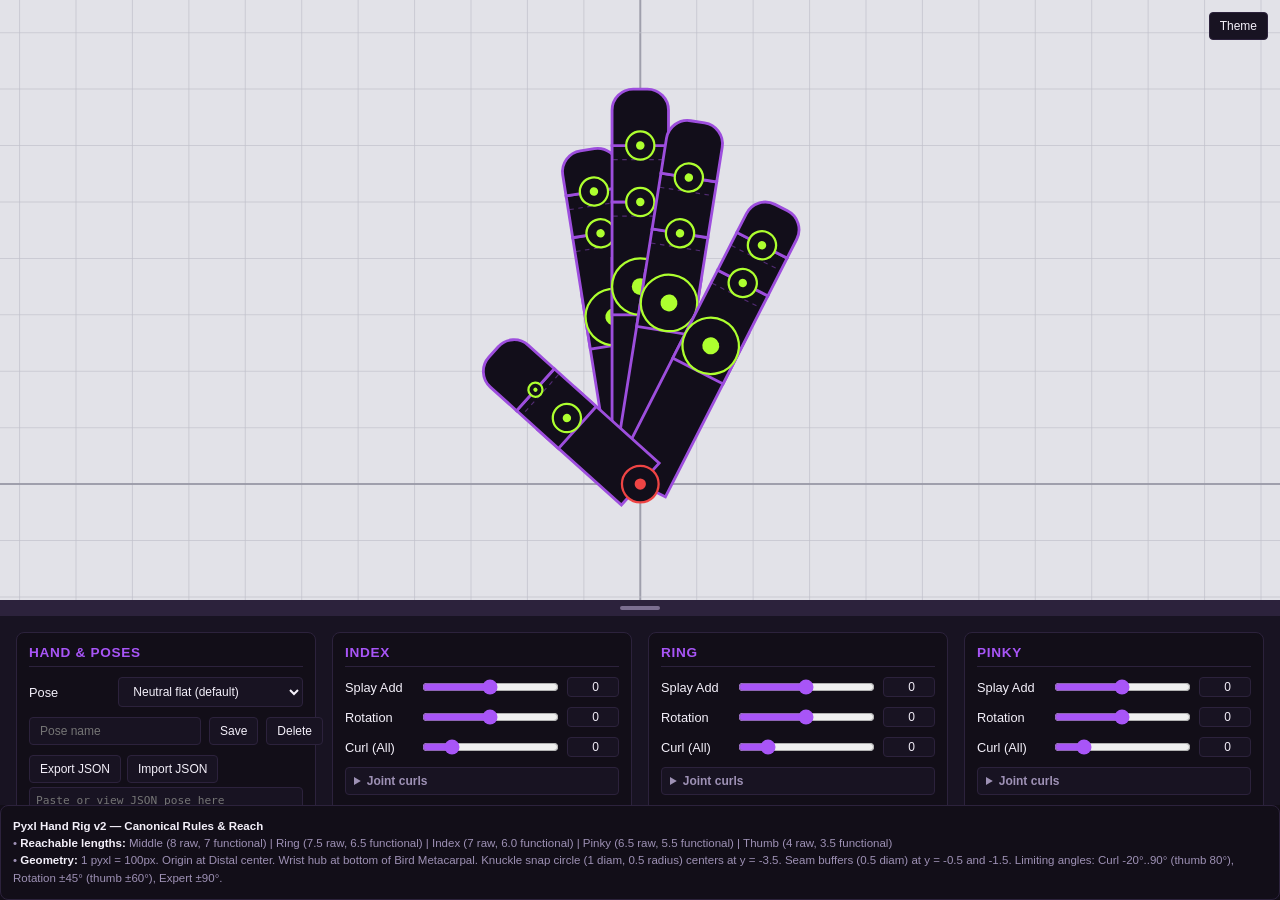
<file: pyxl-hand-v2.html>
<!DOCTYPE html>
<html lang="en">
<head>
<meta charset="UTF-8">
<meta name="viewport" content="width=device-width, initial-scale=1.0">
<title>Pyxl Hand Rig v2</title>
<style>
:root {
  --bg: #120e18;
  --bg-stage: #e2e2e8;
  --panel: #181322;
  --border: #2c223c;
  --border-light: #413259;
  --fg: #f4f0fa;
  --fg-muted: #9e91b5;
  --accent: #a855f7;
  --accent-hover: #c084fc;
  --accent-subtle: rgba(168, 85, 247, 0.16);
  --bone-stroke: #9d4edd;
  --bone-fill: #120e1a;
  --buff-stroke: rgba(157, 78, 221, 0.45);
  --box-stroke: #adff2f;
  --sock-stroke: #adff2f;
  --sock-fill: #120e1a;
  --plug-fill: #adff2f;
  --grid-unit: #c2c2cc;
  --axis-stroke: #9898a6;
  --wrist-stroke: #ef4444;
  --wrist-fill: #ef4444;
}

[data-theme="light"] {
  --bg: #f6f3fa;
  --bg-stage: #e8e2f0;
  --panel: #ffffff;
  --border: #d4c9e4;
  --border-light: #e4dcf0;
  --fg: #191224;
  --fg-muted: #6e6182;
  --accent: #8b25e0;
  --accent-hover: #731bc4;
  --accent-subtle: rgba(139, 37, 224, 0.12);
  --bone-stroke: #8b25e0;
  --bone-fill: #1a1424;
  --buff-stroke: rgba(110, 97, 130, 0.45);
  --box-stroke: #65a30d;
  --sock-stroke: #4d7c0f;
  --sock-fill: #1a1424;
  --plug-fill: #65a30d;
  --grid-75: #bfbfbf;
  --gt-stroke: rgba(191, 191, 191, 0.65);
  --gq-stroke: rgba(191, 191, 191, 0.45);
  --axis-stroke: #bfbfbf;
  --wrist-stroke: #dc2626;
  --wrist-fill: #dc2626;
}

* { box-sizing: border-box; margin: 0; padding: 0; }
body {
  font-family: -apple-system, BlinkMacSystemFont, "Segoe UI", Roboto, Helvetica, Arial, sans-serif;
  background: var(--bg);
  color: var(--fg);
  height: 100vh;
  display: flex;
  flex-direction: column;
  overflow: hidden;
  user-select: none;
}

#stage {
  height: 66.667%;
  background: var(--bg-stage);
  position: relative;
  overflow: hidden;
  display: flex;
  align-items: center;
  justify-content: center;
}

#s {
  width: 100%;
  height: 100%;
  touch-action: none;
  cursor: grab;
}
#s:active { cursor: grabbing; }

#split {
  height: 16px;
  background: var(--border);
  cursor: ns-resize;
  display: flex;
  align-items: center;
  justify-content: center;
  position: relative;
  z-index: 20;
  transition: background 0.15s;
}
#split:hover { background: var(--accent); }
#split::after {
  content: "";
  width: 40px;
  height: 4px;
  background: var(--fg-muted);
  border-radius: 2px;
  opacity: 0.7;
}

#c {
  flex: 1;
  background: var(--panel);
  overflow-y: auto;
  padding: 16px;
  display: grid;
  grid-template-columns: repeat(auto-fit, minmax(250px, 1fr));
  gap: 16px;
  align-content: start;
}

.c-group {
  background: var(--bg);
  border: 1px solid var(--border);
  border-radius: 8px;
  padding: 12px;
  display: flex;
  flex-direction: column;
  gap: 10px;
}
.c-group h3 {
  font-size: 0.85rem;
  text-transform: uppercase;
  letter-spacing: 0.05em;
  color: var(--accent);
  display: flex;
  align-items: center;
  justify-content: space-between;
  border-bottom: 1px solid var(--border);
  padding-bottom: 6px;
}

.row {
  display: flex;
  align-items: center;
  gap: 8px;
  font-size: 0.8rem;
}
.row label {
  flex: 1;
  color: var(--fg);
  white-space: nowrap;
}
.row input[type="range"] {
  flex: 2;
  accent-color: var(--accent);
}
.row input[type="number"] {
  width: 52px;
  padding: 2px 4px;
  background: var(--panel);
  border: 1px solid var(--border);
  color: var(--fg);
  border-radius: 4px;
  font-size: 0.75rem;
  text-align: right;
}

.btn-row {
  display: flex;
  flex-wrap: wrap;
  gap: 6px;
}
button, select, input[type="text"] {
  font-family: inherit;
  font-size: 0.75rem;
  background: var(--panel);
  color: var(--fg);
  border: 1px solid var(--border);
  border-radius: 4px;
  padding: 6px 10px;
  cursor: pointer;
  transition: all 0.15s;
}
button:hover {
  border-color: var(--accent);
  background: var(--accent-subtle);
}
button.primary {
  background: var(--accent);
  color: #fff;
  border-color: var(--accent);
}
button.primary:hover { background: var(--accent-hover); }

textarea {
  width: 100%;
  height: 60px;
  background: var(--panel);
  color: var(--fg);
  border: 1px solid var(--border);
  border-radius: 4px;
  font-family: monospace;
  font-size: 0.7rem;
  padding: 6px;
  resize: vertical;
}

details {
  border: 1px solid var(--border);
  border-radius: 4px;
  padding: 6px 8px;
  background: var(--panel);
}
details summary {
  cursor: pointer;
  font-size: 0.75rem;
  font-weight: 600;
  color: var(--fg-muted);
}
details[open] summary { margin-bottom: 8px; color: var(--accent); }

#rd {
  grid-column: 1 / -1;
  background: var(--bg);
  border: 1px solid var(--border);
  border-radius: 8px;
  padding: 12px;
  font-size: 0.72rem;
  color: var(--fg-muted);
  line-height: 1.5;
}
#rd strong { color: var(--fg); }

/* SVG Canvas Elements */
.bone {
  stroke: var(--bone-stroke);
  stroke-width: 0.05;
  fill: var(--bone-fill);
}
.buff {
  stroke: var(--buff-stroke);
  stroke-width: 0.02;
  stroke-dasharray: 0.08, 0.08;
  fill: none;
}
.box {
  stroke: var(--box-stroke);
  stroke-width: 0.03;
  stroke-dasharray: 0.1, 0.1;
  fill: none;
}
.sock {
  stroke: var(--sock-stroke);
  stroke-width: 0.04;
  fill: var(--sock-fill);
}
.plug {
  fill: var(--plug-fill);
}
.wrist-sock {
  stroke: var(--wrist-stroke);
  stroke-width: 0.04;
  fill: var(--bone-fill);
}
.wrist-plug {
  fill: var(--wrist-fill);
}
.g-unit {
  stroke: var(--grid-unit);
  stroke-width: 0.018;
  opacity: 0.7;
}
.gt,
.gq {
  display: none;
}
.axis {
  stroke: var(--axis-stroke);
  stroke-width: 0.035;
  opacity: 0.9;
}
.hit {
  fill: transparent;
  stroke: transparent;
  pointer-events: all;
  cursor: grab;
}
.hit:hover {
  stroke: var(--accent);
  stroke-width: 0.03;
  stroke-dasharray: 0.08, 0.08;
}
[data-theme-btn] {
  position: absolute;
  top: 12px;
  right: 12px;
  z-index: 30;
  background: var(--panel);
  border: 1px solid var(--border);
}
</style>
</head>
<body>

<div id="stage">
  <button id="themeToggle" data-theme-btn>Theme</button>
  <svg id="s" xmlns="http://www.w3.org/2000/svg">
    <g id="grid"></g>
    <g id="hand"></g>
  </svg>
</div>

<div id="split" title="Drag to resize / Double-click to reset (66.67%)"></div>

<div id="c">
  <!-- Generated dynamically in script -->
</div>

<div id="rd">
  <!-- Populated with spec notes verbatim -->
</div>

<script>
(function() {
  const STORAGE_KEY = '***';
  const BONES = {
    middle: [4, 2, 1, 1],
    ring:   [3.75, 1.75, 1, 1],
    index:  [3.5, 2, 0.75, 0.75],
    pinky:  [3.25, 1.75, 0.75, 0.75],
    thumb:  [2, 1, 1]
  };
  const SUM = { middle: 8, ring: 7.5, index: 7, pinky: 6.5, thumb: 4 };
  const KN  = { middle: 1, ring: 1, index: 1, pinky: 1, thumb: 0.5 };
  const LIM = { thumb: -120, index: -30, middle: 0, ring: 30, pinky: 90 };
  const R = Math.PI / 180;
  const FINGERS = ['index', 'middle', 'ring', 'pinky', 'thumb'];
  const CTRL_FINGERS = ['index', 'ring', 'pinky', 'thumb', 'middle'];

  function norm(a) { return ((a + 540) % 360) - 180; }
  function clamp(v, lo, hi) { return Math.min(hi, Math.max(lo, v)); }
  function cRange(d, exp) { return exp ? [-90, 90] : (d === 'thumb' ? [-20, 80] : [-20, 90]); }
  function rRange(d, exp) { return exp ? [-90, 90] : (d === 'thumb' ? [-60, 60] : [-45, 45]); }
  function A(d, st) {
    const extra = d === 'thumb' ? st.thumb : (d === 'middle' ? 0 : (st.fs[d] || 0));
    return (LIM[d] * clamp(st.splay + extra, -100, 100)) / 100 + st.tilt + (st.rot[d] || 0);
  }
  function wid(d, wscale) { return wscale && d !== 'thumb' ? (SUM[d] - KN[d]) / 7 : 1; }
  function reach(d, o) { return SUM[d] - (o > 0 ? KN[d] : 0); }

  function def() {
    return {
      expert: false,
      splay: 30,
      thumb: 10,
      fs: { index: 0, ring: 0, pinky: 0 },
      wrist: 0,
      tilt: 0,
      o: 0.5,
      wscale: false,
      boxes: false,
      cj: {
        thumb: [0, 0, 0],
        index: [0, 0, 0],
        middle: [0, 0, 0],
        ring: [0, 0, 0],
        pinky: [0, 0, 0]
      },
      rot: { thumb: 0, index: 0, middle: 0, ring: 0, pinky: 0 }
    };
  }

  let state = def();
  let drag = null;
  let cachedCTM = null;
  let rafPending = false;
  let gridDirty = true;
  let viewFrozen = false;
  let cachedW = 10;
  let curViewBox = { x: -5, y: -9, w: 10, h: 10 };

  const svg = document.getElementById('s');
  const gGrid = document.getElementById('grid');
  const gHand = document.getElementById('hand');
  const stage = document.getElementById('stage');
  const split = document.getElementById('split');
  const cPanel = document.getElementById('c');
  const rd = document.getElementById('rd');

  function num(v) { return Number(v) || 0; }
  function clean(raw) {
    if (!raw) return {};
    const res = {};
    if (raw.splay !== undefined) res.splay = clamp(num(raw.splay), -100, 100);
    if (raw.thumb !== undefined) res.thumb = clamp(num(raw.thumb), -100, 100);
    if (raw.wrist !== undefined) res.wrist = norm(num(raw.wrist));
    if (raw.tilt !== undefined) res.tilt = clamp(num(raw.tilt), -30, 30);
    if (raw.o !== undefined) res.o = num(raw.o) > 0 ? 0.5 : 0;
    if (raw.wscale !== undefined) res.wscale = !!raw.wscale;
    if (raw.boxes !== undefined) res.boxes = !!raw.boxes;
    if (raw.expert !== undefined) res.expert = !!raw.expert;
    if (raw.fs) {
      res.fs = {
        index: clamp(num(raw.fs.index), -100, 100),
        ring: clamp(num(raw.fs.ring), -100, 100),
        pinky: clamp(num(raw.fs.pinky), -100, 100)
      };
    }
    if (raw.rot) {
      res.rot = {};
      FINGERS.forEach(d => { res.rot[d] = num(raw.rot[d]); });
    }
    if (raw.cj) {
      res.cj = {};
      FINGERS.forEach(d => {
        res.cj[d] = [num(raw.cj[d]?.[0]), num(raw.cj[d]?.[1]), num(raw.cj[d]?.[2])];
      });
    }
    return res;
  }

  function getSavedPoses() {
    try {
      const raw = localStorage.getItem(STORAGE_KEY) || localStorage.getItem('pyxl.hand.v2');
      return raw ? JSON.parse(raw) : {};
    } catch(e) { return {}; }
  }
  function setSavedPoses(poses) {
    try {
      const json = JSON.stringify(poses, null, 2);
      localStorage.setItem(STORAGE_KEY, json);
      localStorage.setItem('pyxl.hand.v2', json);
    } catch(e) {}
  }

  function clampers() {
    state.splay = clamp(state.splay, -100, 100);
    state.thumb = clamp(state.thumb, -100, 100);
    state.wrist = norm(state.wrist);
    state.tilt = clamp(state.tilt, -30, 30);
    ['index', 'ring', 'pinky'].forEach(k => {
      state.fs[k] = clamp(state.fs[k], -100, 100);
    });
    FINGERS.forEach(d => {
      const [rLo, rHi] = rRange(d, state.expert);
      state.rot[d] = clamp(state.rot[d], rLo, rHi);
      const [cLo, cHi] = cRange(d, state.expert);
      state.cj[d][0] = clamp(state.cj[d][0], cLo, cHi);
      state.cj[d][1] = clamp(state.cj[d][1], cLo, cHi);
      state.cj[d][2] = clamp(state.cj[d][2], cLo, cHi);
    });
  }

  function jointPos(d) {
    const bones = BONES[d];
    const n = bones.length;
    const knOvl = state.o > 0 ? KN[d] : 0;
    let phi = state.wrist + A(d, state);
    let x = 0, y = 0;
    const pos = [];
    for (let i = 0; i < n - 1; i++) {
      const a = (i === 1 ? -knOvl / 2 : 0);
      const J = (i === 0 ? knOvl : 0);
      const dist = a + bones[i] - J / 2;
      x += dist * Math.sin(phi * R);
      y -= dist * Math.cos(phi * R);
      pos.push({ x, y, phi });
      phi -= (state.cj[d][i] || 0);
    }
    const last = bones[n - 1];
    pos.push({
      x: x + last * Math.sin(phi * R),
      y: y - last * Math.cos(phi * R),
      phi
    });
    return pos;
  }

  function runIK(d, k, tx, ty) {
    const bones = BONES[d];
    const n = bones.length;
    const effIndex = Math.min(k + 1, n - 1);
    const [cLo, cHi] = cRange(d, state.expert);
    const [rLo, rHi] = rRange(d, state.expert);

    for (let iter = 0; iter < 14; iter++) {
      for (let j = k; j >= -1; j--) {
        const positions = jointPos(d);
        const eff = positions[effIndex];
        let jx = 0, jy = 0;
        if (j >= 0) {
          jx = positions[j].x;
          jy = positions[j].y;
        }
        const vEx = eff.x - jx, vEy = eff.y - jy;
        const vTx = tx - jx, vTy = ty - jy;
        const cross = vEx * vTy - vEy * vTx;
        const dot = vEx * vTx + vEy * vTy;
        if (Math.abs(dot) < 1e-6 && Math.abs(cross) < 1e-6) continue;
        const dl = Math.atan2(cross, dot) / R;
        if (j === -1) {
          state.rot[d] = clamp(state.rot[d] + dl, rLo, rHi);
        } else {
          state.cj[d][j] = clamp(state.cj[d][j] - dl, cLo, cHi);
        }
      }
    }
    state.rot[d] = Math.round(state.rot[d]);
    state.cj[d][0] = Math.round(state.cj[d][0]);
    state.cj[d][1] = Math.round(state.cj[d][1]);
    state.cj[d][2] = Math.round(state.cj[d][2]);
  }

  function buildChain(d, i, ang) {
    const bones = BONES[d];
    const n = bones.length;
    const knOvl = state.o > 0 ? KN[d] : 0;
    const w = wid(d, state.wscale);
    const len = bones[i];
    const a = (i === 1 ? -knOvl / 2 : 0);
    const J = (i === 0 ? knOvl : 0);
    const top = -(a + len);
    const bot = -a;
    const sr = (d === 'thumb' ? 0.125 : 0.25);
    const jr = (i === 0 ? KN[d] / 2 : sr);

    let html = '';
    // seam buffer
    if (i > 0) {
      html += `<rect class="buff" x="${-w/2}" y="${-sr}" width="${w}" height="${sr*2}" />`;
    }

    // bone rect or tip cap
    if (i === n - 1) {
      const rCap = w * 0.375;
      const xL = -w/2, xR = w/2;
      const dPath = `M ${xL} ${bot} L ${xL} ${top + rCap} A ${rCap} ${rCap} 0 0 1 ${xL + rCap} ${top} L ${xR - rCap} ${top} A ${rCap} ${rCap} 0 0 1 ${xR} ${top + rCap} L ${xR} ${bot} Z`;
      html += `<path class="bone" d="${dPath}" />`;
    } else {
      html += `<rect class="bone" x="${-w/2}" y="${top}" width="${w}" height="${len}" />`;
    }

    // shaft hit rect (the bone-drag fix)
    const shaftK = Math.min(i + 1, n - 2);
    html += `<rect class="hit" x="${-w/2 - 0.25}" y="${top - 0.25}" width="${w + 0.5}" height="${len + 0.5}" data-d="${d}" data-j="${shaftK}" />`;

    // next segment with joint circles
    if (i + 1 < n) {
      const nextAng = ang[i] || 0;
      const nextGroup = buildChain(d, i + 1, ang);
      html += `<g transform="translate(0, ${top + J/2}) rotate(${nextAng})">`;
      html += nextGroup;
      // Joint circles (above shaft in z-order)
      html += `<circle class="sock" cx="0" cy="0" r="${jr}" />`;
      html += `<circle class="plug" cx="0" cy="0" r="${jr * 0.3}" />`;
      html += `<circle class="hit" cx="0" cy="0" r="${Math.max(jr, 0.3)}" data-d="${d}" data-j="${i}" />`;
      html += `</g>`;
    }

    return html;
  }

  function renderGrid() {
    if (!gridDirty) return;
    const r = 14;
    let g = '<g class="grid-lines">';
    for (let x = -r; x <= r; x++) {
      g += `<line class="${x===0 ? 'axis' : 'g-unit'}" x1="${x}" y1="${-r}" x2="${x}" y2="${r}" />`;
    }
    for (let y = -r; y <= r; y++) {
      g += `<line class="${y===0 ? 'axis' : 'g-unit'}" x1="${-r}" y1="${y}" x2="${r}" y2="${y}" />`;
    }
    g += '</g>';
    gGrid.innerHTML = g;
    gridDirty = false;
  }

  function draw() {
    let handHtml = '';
    if (state.boxes) {
      handHtml += `<rect class="box" x="-2" y="-4" width="4" height="4" />`;
      handHtml += `<line class="box" x1="-1" y1="-4" x2="-1" y2="0" />`;
      handHtml += `<line class="box" x1="0" y1="-4" x2="0" y2="0" />`;
      handHtml += `<line class="box" x1="1" y1="-4" x2="1" y2="0" />`;
    }

    FINGERS.forEach(d => {
      const rotBase = A(d, state);
      const ang = state.cj[d].map(c => -c);
      const chainHtml = buildChain(d, 0, ang);
      handHtml += `<g data-d="${d}" transform="rotate(${rotBase})">${chainHtml}</g>`;
    });

    // Wrist hub circles & hit (half previous size)
    handHtml += `<circle class="wrist-sock" cx="0" cy="0" r="0.325" />`;
    handHtml += `<circle class="wrist-plug" cx="0" cy="0" r="0.1" />`;
    handHtml += `<circle class="hit" cx="0" cy="0" r="0.65" data-w="1" />`;

    gHand.setAttribute('transform', `rotate(${state.wrist})`);
    gHand.innerHTML = handHtml;

    if (!viewFrozen) {
      try {
        const bb = gHand.getBBox();
        if (bb.width > 0 && bb.height > 0) {
          cachedW = Math.max(bb.width, bb.height) / 0.75;
          const rect = stage.getBoundingClientRect();
          const aspect = (rect.width || 800) / (rect.height || 500);
          let VW = cachedW, VH = cachedW;
          if (aspect >= 1) VW = cachedW * aspect;
          else VH = cachedW / aspect;
          const x0 = (bb.x + bb.width / 2) - VW / 2;
          const y0 = (bb.y + bb.height / 2) - VH / 2;
          curViewBox = { x: x0, y: y0, w: VW, h: VH };
          svg.setAttribute('viewBox', `${x0} ${y0} ${VW} ${VH}`);
          gridDirty = true;
          renderGrid();
        }
      } catch(e) {}
    }
  }

  function toCanvas(e) {
    if (!cachedCTM) cachedCTM = svg.getScreenCTM().inverse();
    const pt = svg.createSVGPoint();
    pt.x = e.clientX;
    pt.y = e.clientY;
    const res = pt.matrixTransform(cachedCTM);
    return [res.x, res.y];
  }

  svg.addEventListener('pointerdown', e => {
    cachedCTM = svg.getScreenCTM().inverse();
    viewFrozen = true;
    const target = e.target;
    if (target.dataset.w) {
      drag = { type: 'wrist' };
    } else if (target.dataset.j !== undefined && target.dataset.d) {
      drag = { type: 'ik', d: target.dataset.d, k: parseInt(target.dataset.j, 10) };
    } else {
      const gD = target.closest('[data-d]');
      if (gD && gD.dataset.d) {
        drag = { type: 'finger', d: gD.dataset.d };
      }
    }
    if (drag) {
      svg.setPointerCapture(e.pointerId);
    }
  });

  svg.addEventListener('pointermove', e => {
    if (!drag) return;
    if (rafPending) return;
    rafPending = true;
    requestAnimationFrame(() => {
      rafPending = false;
      if (!drag) return;
      const [x, y] = toCanvas(e);
      if (drag.type === 'wrist') {
        state.wrist = Math.round(norm(Math.atan2(x, -y) / R));
      } else if (drag.type === 'finger') {
        const d = drag.d;
        const base = state.wrist + A(d, state) - state.rot[d];
        const [rLo, rHi] = rRange(d, state.expert);
        state.rot[d] = Math.round(clamp(norm(Math.atan2(x, -y) / R - base), rLo, rHi));
      } else if (drag.type === 'ik') {
        runIK(drag.d, drag.k, x, y);
      }
      syncInputs();
      draw();
    });
  });

  function endDrag() {
    drag = null;
    cachedCTM = null;
    viewFrozen = false;
    draw();
  }
  svg.addEventListener('pointerup', endDrag);
  svg.addEventListener('pointercancel', endDrag);

  // Split bar resize
  let splitDragging = false;
  split.addEventListener('pointerdown', e => {
    splitDragging = true;
    split.setPointerCapture(e.pointerId);
  });
  window.addEventListener('pointermove', e => {
    if (!splitDragging) return;
    const total = window.innerHeight;
    const pct = clamp((e.clientY / total) * 100, 20, 85);
    stage.style.height = pct + '%';
    gridDirty = true;
    draw();
  });
  window.addEventListener('pointerup', () => { splitDragging = false; });
  split.addEventListener('dblclick', () => {
    stage.style.height = '66.667%';
    gridDirty = true;
    draw();
  });

  // UI Setup & Sync
  function makeSlider(parent, label, min, max, val, onInput, id) {
    const row = document.createElement('div');
    row.className = 'row';
    const lbl = document.createElement('label');
    lbl.textContent = label;
    const rng = document.createElement('input');
    rng.type = 'range';
    rng.min = min; rng.max = max; rng.value = val;
    const numInp = document.createElement('input');
    numInp.type = 'number';
    numInp.min = min; numInp.max = max; numInp.value = val;
    if (id) {
      rng.id = 'r_' + id;
      numInp.id = 'n_' + id;
    }
    rng.addEventListener('input', () => {
      numInp.value = rng.value;
      onInput(Number(rng.value));
    });
    numInp.addEventListener('input', () => {
      rng.value = numInp.value;
      onInput(Number(numInp.value));
    });
    row.appendChild(lbl);
    row.appendChild(rng);
    row.appendChild(numInp);
    parent.appendChild(row);
  }

  function buildControlsUI() {
    cPanel.innerHTML = '';

    // Group 1: Hand Group
    const hGrp = document.createElement('div');
    hGrp.className = 'c-group';
    hGrp.innerHTML = '<h3>Hand & Poses</h3>';

    // Pose select + name + save/delete
    const pRow = document.createElement('div');
    pRow.className = 'row';
    pRow.innerHTML = `<label>Pose</label><select id="poseSel" style="flex:2"></select>`;
    hGrp.appendChild(pRow);

    const sRow = document.createElement('div');
    sRow.className = 'row';
    sRow.innerHTML = `<input type="text" id="poseName" placeholder="Pose name" style="flex:2"><button id="btnSave">Save</button><button id="btnDel">Delete</button>`;
    hGrp.appendChild(sRow);

    // Export / Import
    const expRow = document.createElement('div');
    expRow.style.display = 'flex';
    expRow.style.flexDirection = 'column';
    expRow.style.gap = '4px';
    expRow.innerHTML = `<div class="btn-row"><button id="btnExp">Export JSON</button><button id="btnImp">Import JSON</button></div><textarea id="poseJson" placeholder="Paste or view JSON pose here"></textarea>`;
    hGrp.appendChild(expRow);

    // Expert toggle
    const expRowChk = document.createElement('div');
    expRowChk.className = 'row';
    expRowChk.innerHTML = `<label><input type="checkbox" id="chkExpert"> Expert Mode (±90°)</label>`;
    hGrp.appendChild(expRowChk);

    // Hand Sliders
    makeSlider(hGrp, 'Wrist', -180, 180, state.wrist, v => { state.wrist = v; draw(); }, 'wrist');
    makeSlider(hGrp, 'Hand Splay', -100, 100, state.splay, v => { state.splay = v; draw(); }, 'splay');
    makeSlider(hGrp, 'Bird Tilt', -30, 30, state.tilt, v => { state.tilt = v; draw(); }, 'tilt');

    // Toggles
    const togRow = document.createElement('div');
    togRow.style.display = 'flex';
    togRow.style.flexDirection = 'column';
    togRow.style.gap = '6px';
    togRow.innerHTML = `
      <label><input type="checkbox" id="chkOverlap" ${state.o > 0 ? 'checked' : ''}> Knuckle Overlap</label>
      <label><input type="checkbox" id="chkWscale" ${state.wscale ? 'checked' : ''}> Scale Widths</label>
      <label><input type="checkbox" id="chkBoxes" ${state.boxes ? 'checked' : ''}> Show Palm Boxes</label>
    `;
    hGrp.appendChild(togRow);

    // Action buttons
    const actRow = document.createElement('div');
    actRow.className = 'btn-row';
    actRow.innerHTML = `<button id="btnReset">Reset Pose</button><button id="btnMirror">Mirror Left/Right</button>`;
    hGrp.appendChild(actRow);

    cPanel.appendChild(hGrp);

    // Groups 2..6: Per-finger groups: index, ring, pinky, thumb, middle
    CTRL_FINGERS.forEach(d => {
      const fGrp = document.createElement('div');
      fGrp.className = 'c-group';
      const capD = d.charAt(0).toUpperCase() + d.slice(1);
      fGrp.innerHTML = `<h3>${capD} ${d === 'middle' ? '(Master Bird)' : ''}</h3>`;

      if (d !== 'middle') {
        const minS = -100, maxS = 100;
        const curS = d === 'thumb' ? state.thumb : (state.fs[d] || 0);
        makeSlider(fGrp, 'Splay Add', minS, maxS, curS, v => {
          if (d === 'thumb') state.thumb = v;
          else state.fs[d] = v;
          draw();
        }, `fs_${d}`);
      }

      const [rLo, rHi] = rRange(d, state.expert);
      makeSlider(fGrp, 'Rotation', rLo, rHi, state.rot[d], v => {
        state.rot[d] = v;
        draw();
      }, `rot_${d}`);

      const [cLo, cHi] = cRange(d, state.expert);
      const avgCurl = Math.round((state.cj[d][0] + state.cj[d][1]) / 2);
      makeSlider(fGrp, 'Curl (All)', cLo, cHi, avgCurl, v => {
        state.cj[d][0] = v;
        state.cj[d][1] = v;
        state.cj[d][2] = v;
        syncInputs();
        draw();
      }, `curl_all_${d}`);

      const dt = document.createElement('details');
      dt.innerHTML = '<summary>Joint curls</summary>';
      const dtBody = document.createElement('div');
      dtBody.style.display = 'flex';
      dtBody.style.flexDirection = 'column';
      dtBody.style.gap = '8px';
      dtBody.style.marginTop = '6px';

      makeSlider(dtBody, 'Knuckle', cLo, cHi, state.cj[d][0], v => { state.cj[d][0] = v; draw(); }, `cj_${d}_0`);
      if (d !== 'thumb') {
        makeSlider(dtBody, 'Middle Joint', cLo, cHi, state.cj[d][1], v => { state.cj[d][1] = v; draw(); }, `cj_${d}_1`);
        makeSlider(dtBody, 'Tip Joint', cLo, cHi, state.cj[d][2], v => { state.cj[d][2] = v; draw(); }, `cj_${d}_2`);
      } else {
        makeSlider(dtBody, 'Tip Joint', cLo, cHi, state.cj[d][1], v => { state.cj[d][1] = v; draw(); }, `cj_${d}_1`);
      }
      dt.appendChild(dtBody);
      fGrp.appendChild(dt);

      cPanel.appendChild(fGrp);
    });

    // Wire Hand group events
    document.getElementById('chkExpert').addEventListener('change', e => {
      state.expert = e.target.checked;
      clampers();
      buildControlsUI();
      draw();
    });
    document.getElementById('chkOverlap').addEventListener('change', e => {
      state.o = e.target.checked ? 0.5 : 0;
      draw();
    });
    document.getElementById('chkWscale').addEventListener('change', e => {
      state.wscale = e.target.checked;
      draw();
    });
    document.getElementById('chkBoxes').addEventListener('change', e => {
      state.boxes = e.target.checked;
      draw();
    });
    document.getElementById('btnReset').addEventListener('click', () => {
      const exp = state.expert, o = state.o, ws = state.wscale, bx = state.boxes;
      state = def();
      state.expert = exp; state.o = o; state.wscale = ws; state.boxes = bx;
      syncInputs();
      draw();
    });
    document.getElementById('btnMirror').addEventListener('click', () => {
      state.wrist = -state.wrist;
      state.splay = -state.splay;
      state.thumb = -state.thumb;
      state.tilt = -state.tilt;
      FINGERS.forEach(d => { state.rot[d] = -state.rot[d]; });
      ['index', 'ring', 'pinky'].forEach(k => { state.fs[k] = -state.fs[k]; });
      syncInputs();
      draw();
    });

    // Poses UI
    const poseSel = document.getElementById('poseSel');
    const poseName = document.getElementById('poseName');
    const btnSave = document.getElementById('btnSave');
    const btnDel = document.getElementById('btnDel');
    const btnExp = document.getElementById('btnExp');
    const btnImp = document.getElementById('btnImp');
    const poseJson = document.getElementById('poseJson');

    function refreshPoses() {
      const saved = getSavedPoses();
      poseSel.innerHTML = '<option value="">Neutral flat (default)</option>';
      Object.keys(saved).forEach(k => {
        const opt = document.createElement('option');
        opt.value = k;
        opt.textContent = k;
        poseSel.appendChild(opt);
      });
    }
    refreshPoses();

    poseSel.addEventListener('change', () => {
      const k = poseSel.value;
      if (!k) {
        const exp = state.expert, o = state.o, ws = state.wscale, bx = state.boxes;
        state = def();
        state.expert = exp; state.o = o; state.wscale = ws; state.boxes = bx;
      } else {
        const saved = getSavedPoses();
        if (saved[k]) {
          const exp = state.expert, o = state.o, ws = state.wscale, bx = state.boxes;
          state = { ...def(), ...clean(saved[k]) };
          state.expert = exp; state.o = o; state.wscale = ws; state.boxes = bx;
        }
      }
      clampers();
      syncInputs();
      draw();
    });

    btnSave.addEventListener('click', () => {
      const name = poseName.value.trim();
      if (!name) return alert('Enter a pose name');
      const saved = getSavedPoses();
      saved[name] = clean(state);
      setSavedPoses(saved);
      refreshPoses();
      poseSel.value = name;
      poseName.value = '';
    });

    btnDel.addEventListener('click', () => {
      const k = poseSel.value;
      if (!k) return;
      const saved = getSavedPoses();
      delete saved[k];
      setSavedPoses(saved);
      refreshPoses();
      poseSel.value = '';
      poseSel.dispatchEvent(new Event('change'));
    });

    btnExp.addEventListener('click', () => {
      poseJson.value = JSON.stringify(clean(state), null, 2);
    });

    btnImp.addEventListener('click', () => {
      try {
        const parsed = JSON.parse(poseJson.value);
        const cleaned = clean(parsed);
        const exp = state.expert, o = state.o, ws = state.wscale, bx = state.boxes;
        state = { ...def(), ...cleaned };
        state.expert = exp; state.o = o; state.wscale = ws; state.boxes = bx;
        clampers();
        syncInputs();
        draw();
      } catch(e) {
        alert('Invalid JSON');
      }
    });

    renderRdNotes();
  }

  function syncInputs() {
    const setVal = (id, v) => {
      const r = document.getElementById('r_' + id);
      const n = document.getElementById('n_' + id);
      if (r) r.value = v;
      if (n) n.value = v;
    };
    setVal('wrist', state.wrist);
    setVal('splay', state.splay);
    setVal('tilt', state.tilt);
    setVal('fs_thumb', state.thumb);
    setVal('fs_index', state.fs.index);
    setVal('fs_ring', state.fs.ring);
    setVal('fs_pinky', state.fs.pinky);
    FINGERS.forEach(d => {
      setVal(`rot_${d}`, state.rot[d]);
      setVal(`cj_${d}_0`, state.cj[d][0]);
      setVal(`cj_${d}_1`, state.cj[d][1]);
      setVal(`cj_${d}_2`, state.cj[d][2]);
    });
  }

  function renderRdNotes() {
    rd.innerHTML = `
      <strong>Pyxl Hand Rig v2 — Canonical Rules & Reach</strong><br>
      • <strong>Reachable lengths:</strong> Middle (8 raw, 7 functional) | Ring (7.5 raw, 6.5 functional) | Index (7 raw, 6.0 functional) | Pinky (6.5 raw, 5.5 functional) | Thumb (4 raw, 3.5 functional)<br>
      • <strong>Geometry:</strong> 1 pyxl = 100px. Origin at Distal center. Wrist hub at bottom of Bird Metacarpal. Knuckle snap circle (1 diam, 0.5 radius) centers at y = -3.5. Seam buffers (0.5 diam) at y = -0.5 and -1.5. Limiting angles: Curl -20°..90° (thumb 80°), Rotation ±45° (thumb ±60°), Expert ±90°.
    `;
  }

  // Theme Toggle
  const themeBtn = document.getElementById('themeToggle');
  themeBtn.addEventListener('click', () => {
    const isLight = document.body.getAttribute('data-theme') === 'light';
    document.body.setAttribute('data-theme', isLight ? 'dark' : 'light');
    themeBtn.textContent = isLight ? 'Dark' : 'Light';
  });

  // Init
  buildControlsUI();
  draw();
  new ResizeObserver(() => {
    gridDirty = true;
    draw();
  }).observe(stage);

})();
</script>
</body>
</html>
</file>
